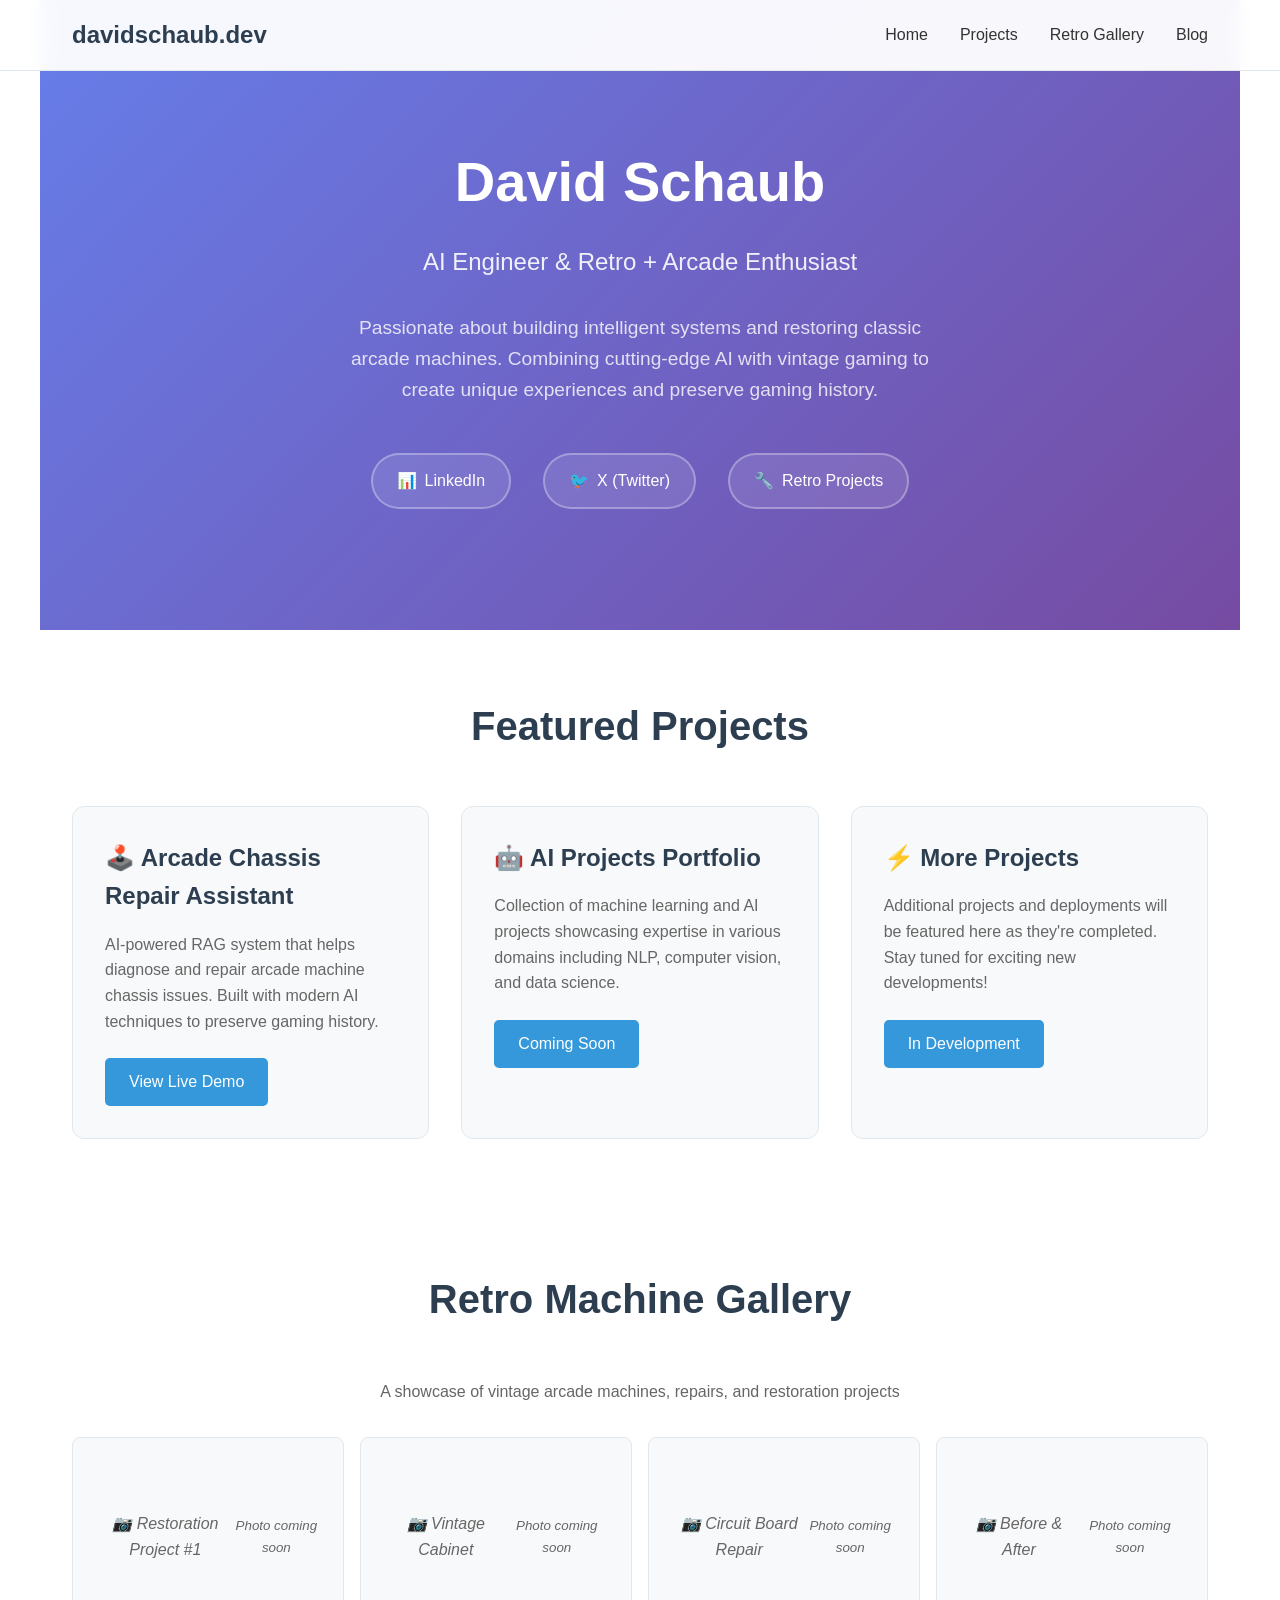
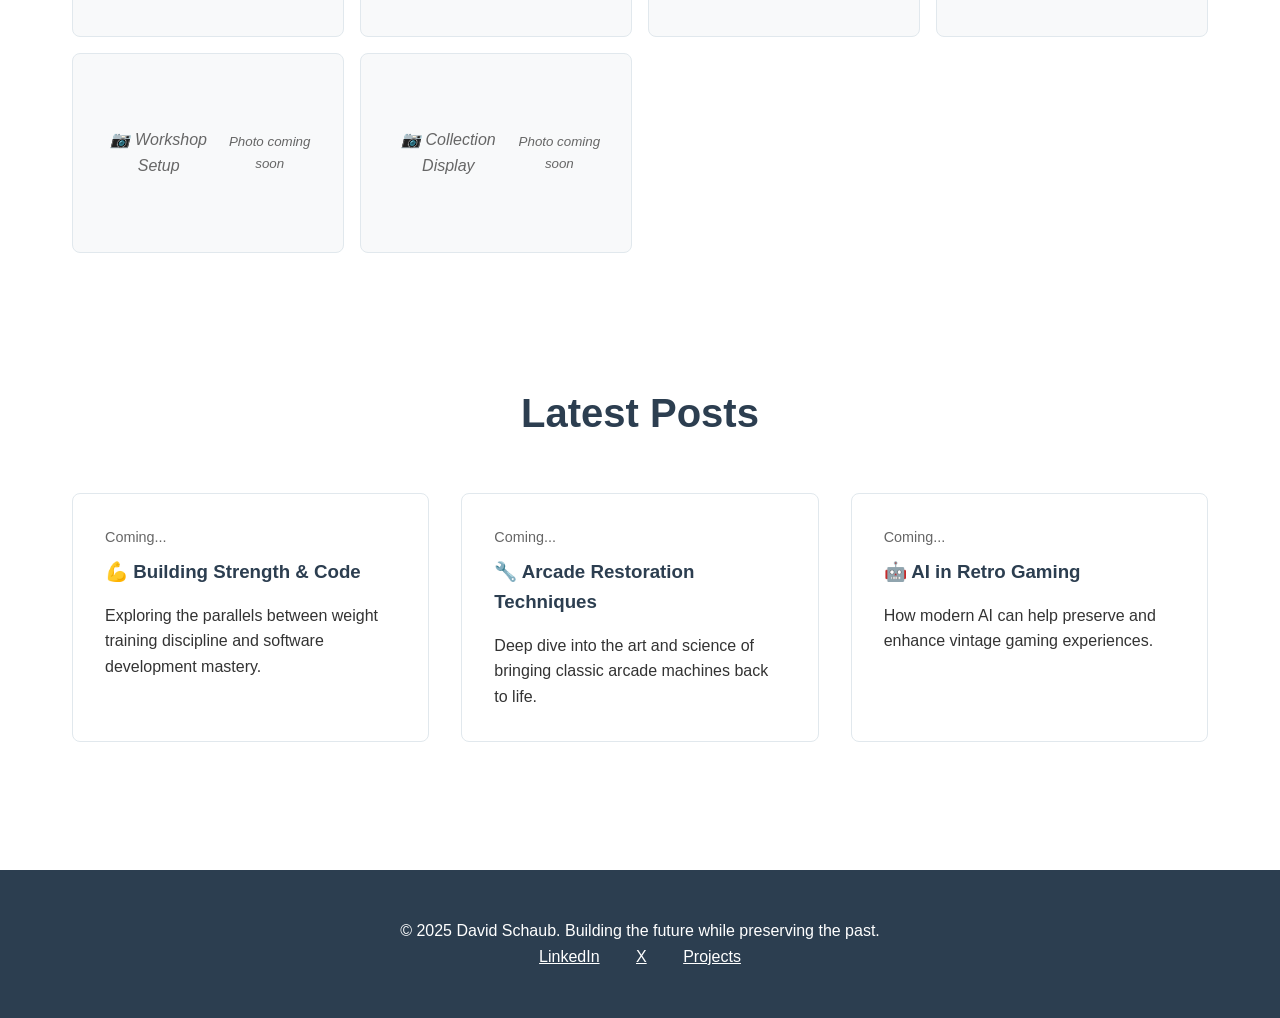
<file: index-old.html>
<!DOCTYPE html>
<html lang="en">
<head>
    <meta charset="UTF-8">
    <meta name="viewport" content="width=device-width, initial-scale=1.0">
    <title>David Schaub - AI Engineer & Retro + Arcade Enthusiast</title>
    <style>
        * {
            margin: 0;
            padding: 0;
            box-sizing: border-box;
        }

        body {
            font-family: -apple-system, BlinkMacSystemFont, "Segoe UI", Roboto, Helvetica, Arial, sans-serif;
            line-height: 1.6;
            color: #333;
            background: #ffffff;
        }

        /* Navigation */
        nav {
            position: fixed;
            top: 0;
            width: 100%;
            background: rgba(255, 255, 255, 0.95);
            backdrop-filter: blur(10px);
            z-index: 1000;
            padding: 1rem 0;
            border-bottom: 1px solid #e1e8ed;
        }

        .nav-container {
            max-width: 1200px;
            margin: 0 auto;
            padding: 0 2rem;
            display: flex;
            justify-content: space-between;
            align-items: center;
        }

        .logo {
            font-size: 1.5rem;
            font-weight: bold;
            color: #2c3e50;
        }

        .nav-links {
            display: flex;
            list-style: none;
            gap: 2rem;
        }

        .nav-links a {
            text-decoration: none;
            color: #333;
            transition: color 0.3s ease;
        }

        .nav-links a:hover {
            color: #3498db;
        }

        /* Hero Section */
        .hero {
            background: linear-gradient(135deg, #667eea 0%, #764ba2 100%);
            color: white;
            padding: 8rem 2rem 4rem;
            text-align: center;
            min-height: 70vh;
            display: flex;
            align-items: center;
            justify-content: center;
        }

        .hero-content {
            max-width: 800px;
        }

        .hero h1 {
            font-size: 3.5rem;
            margin-bottom: 1rem;
            font-weight: 700;
        }

        .hero .subtitle {
            font-size: 1.5rem;
            margin-bottom: 2rem;
            opacity: 0.9;
        }

        .hero .description {
            font-size: 1.2rem;
            margin-bottom: 3rem;
            opacity: 0.8;
            max-width: 600px;
            margin-left: auto;
            margin-right: auto;
        }

        /* Social Links */
        .social-links {
            display: flex;
            justify-content: center;
            gap: 2rem;
            margin-bottom: 3rem;
        }

        .social-link {
            display: inline-flex;
            align-items: center;
            gap: 0.5rem;
            padding: 0.8rem 1.5rem;
            background: rgba(255, 255, 255, 0.1);
            border: 2px solid rgba(255, 255, 255, 0.3);
            border-radius: 50px;
            text-decoration: none;
            color: white;
            transition: all 0.3s ease;
            font-weight: 500;
        }

        .social-link:hover {
            background: rgba(255, 255, 255, 0.2);
            border-color: rgba(255, 255, 255, 0.5);
            transform: translateY(-2px);
        }

        /* Section Styling */
        section {
            padding: 4rem 2rem;
            max-width: 1200px;
            margin: 0 auto;
        }

        .section-title {
            font-size: 2.5rem;
            text-align: center;
            margin-bottom: 3rem;
            color: #2c3e50;
        }

        /* Projects Section */
        .projects-grid {
            display: grid;
            grid-template-columns: repeat(auto-fit, minmax(300px, 1fr));
            gap: 2rem;
            margin-top: 2rem;
        }

        .project-card {
            background: #f8f9fa;
            border-radius: 12px;
            padding: 2rem;
            border: 1px solid #e1e8ed;
            transition: all 0.3s ease;
        }

        .project-card:hover {
            transform: translateY(-5px);
            box-shadow: 0 10px 25px rgba(0, 0, 0, 0.1);
        }

        .project-card h3 {
            color: #2c3e50;
            margin-bottom: 1rem;
            font-size: 1.5rem;
        }

        .project-card p {
            color: #666;
            margin-bottom: 1.5rem;
        }

        .project-link {
            display: inline-block;
            padding: 0.7rem 1.5rem;
            background: #3498db;
            color: white;
            text-decoration: none;
            border-radius: 5px;
            font-weight: 500;
            transition: background 0.3s ease;
        }

        .project-link:hover {
            background: #2980b9;
        }

        /* Gallery Section */
        .gallery-grid {
            display: grid;
            grid-template-columns: repeat(auto-fit, minmax(250px, 1fr));
            gap: 1rem;
            margin-top: 2rem;
        }

        .gallery-item {
            background: #f8f9fa;
            border-radius: 8px;
            padding: 1.5rem;
            text-align: center;
            border: 1px solid #e1e8ed;
            min-height: 200px;
            display: flex;
            align-items: center;
            justify-content: center;
            color: #666;
            font-style: italic;
        }

        /* Blog Section */
        .blog-grid {
            display: grid;
            grid-template-columns: repeat(auto-fit, minmax(300px, 1fr));
            gap: 2rem;
            margin-top: 2rem;
        }

        .blog-card {
            background: #ffffff;
            border: 1px solid #e1e8ed;
            border-radius: 8px;
            padding: 2rem;
            transition: all 0.3s ease;
        }

        .blog-card:hover {
            box-shadow: 0 5px 15px rgba(0, 0, 0, 0.1);
        }

        .blog-date {
            color: #666;
            font-size: 0.9rem;
            margin-bottom: 0.5rem;
        }

        .blog-card h3 {
            color: #2c3e50;
            margin-bottom: 1rem;
        }

        /* Footer */
        footer {
            background: #2c3e50;
            color: white;
            text-align: center;
            padding: 3rem 2rem;
            margin-top: 4rem;
        }

        /* Responsive Design */
        @media (max-width: 768px) {
            .nav-links {
                display: none;
            }
            
            .hero h1 {
                font-size: 2.5rem;
            }
            
            .hero .subtitle {
                font-size: 1.2rem;
            }
            
            .social-links {
                flex-direction: column;
                align-items: center;
            }
            
            .projects-grid,
            .gallery-grid,
            .blog-grid {
                grid-template-columns: 1fr;
            }
        }

        /* Smooth scrolling */
        html {
            scroll-behavior: smooth;
        }
    </style>
</head>
<body>
    <!-- Navigation -->
    <nav>
        <div class="nav-container">
            <div class="logo">davidschaub.dev</div>
            <ul class="nav-links">
                <li><a href="#home">Home</a></li>
                <li><a href="#projects">Projects</a></li>
                <li><a href="#gallery">Retro Gallery</a></li>
                <li><a href="#blog">Blog</a></li>
            </ul>
        </div>
    </nav>

    <!-- Hero Section -->
    <section id="home" class="hero">
        <div class="hero-content">
            <h1>David Schaub</h1>
            <p class="subtitle">AI Engineer & Retro + Arcade Enthusiast</p>
            <p class="description">
                Passionate about building intelligent systems and restoring classic arcade machines. 
                Combining cutting-edge AI with vintage gaming to create unique experiences and preserve gaming history.
            </p>
            
            <!-- Social Links -->
            <div class="social-links">
                <a href="https://www.linkedin.com/in/david-schaub-ai/" target="_blank" class="social-link">
                    <span>📊</span> LinkedIn
                </a>
                <a href="https://x.com/dsnein" target="_blank" class="social-link">
                    <span>🐦</span> X (Twitter)
                </a>
                <a href="https://trello.com/b/IvjY0CLz/arcaderetroprojects" target="_blank" class="social-link">
                    <span>🔧</span> Retro Projects
                </a>
            </div>
        </div>
    </section>

    <!-- Projects Section -->
    <section id="projects">
        <h2 class="section-title">Featured Projects</h2>
        <div class="projects-grid">
            <div class="project-card">
                <h3>🕹️ Arcade Chassis Repair Assistant</h3>
                <p>AI-powered RAG system that helps diagnose and repair arcade machine chassis issues. Built with modern AI techniques to preserve gaming history.</p>
                <a href="https://chassis-repair-app-r3rnc.ondigitalocean.app/" target="_blank" class="project-link">View Live Demo</a>
            </div>
            
            <div class="project-card">
                <h3>🤖 AI Projects Portfolio</h3>
                <p>Collection of machine learning and AI projects showcasing expertise in various domains including NLP, computer vision, and data science.</p>
                <a href="#" class="project-link">Coming Soon</a>
            </div>
            
            <div class="project-card">
                <h3>⚡ More Projects</h3>
                <p>Additional projects and deployments will be featured here as they're completed. Stay tuned for exciting new developments!</p>
                <a href="#" class="project-link">In Development</a>
            </div>
        </div>
    </section>

    <!-- Retro Gallery Section -->
    <section id="gallery">
        <h2 class="section-title">Retro Machine Gallery</h2>
        <p style="text-align: center; color: #666; margin-bottom: 2rem;">
            A showcase of vintage arcade machines, repairs, and restoration projects
        </p>
        <div class="gallery-grid">
            <div class="gallery-item">
                📷 Restoration Project #1
                <br><small>Photo coming soon</small>
            </div>
            <div class="gallery-item">
                📷 Vintage Cabinet
                <br><small>Photo coming soon</small>
            </div>
            <div class="gallery-item">
                📷 Circuit Board Repair
                <br><small>Photo coming soon</small>
            </div>
            <div class="gallery-item">
                📷 Before & After
                <br><small>Photo coming soon</small>
            </div>
            <div class="gallery-item">
                📷 Workshop Setup
                <br><small>Photo coming soon</small>
            </div>
            <div class="gallery-item">
                📷 Collection Display
                <br><small>Photo coming soon</small>
            </div>
        </div>
    </section>

    <!-- Blog Section -->
    <section id="blog">
        <h2 class="section-title">Latest Posts</h2>
        <div class="blog-grid">
            <div class="blog-card">
                <div class="blog-date">Coming...</div>
                <h3>💪 Building Strength & Code</h3>
                <p>Exploring the parallels between weight training discipline and software development mastery.</p>
            </div>
            
            <div class="blog-card">
                <div class="blog-date">Coming... </div>
                <h3>🔧 Arcade Restoration Techniques</h3>
                <p>Deep dive into the art and science of bringing classic arcade machines back to life.</p>
            </div>
            
            <div class="blog-card">
                <div class="blog-date">Coming... </div>
                <h3>🤖 AI in Retro Gaming</h3>
                <p>How modern AI can help preserve and enhance vintage gaming experiences.</p>
            </div>
        </div>
    </section>

    <!-- Footer -->
    <footer>
        <p>&copy; 2025 David Schaub. Building the future while preserving the past.</p>
        <p>
            <a href="https://www.linkedin.com/in/david-schaub-ai/" target="_blank" style="color: white; margin: 0 1rem;">LinkedIn</a>
            <a href="https://x.com/dsnein" target="_blank" style="color: white; margin: 0 1rem;">X</a>
            <a href="https://trello.com/b/IvjY0CLz/arcaderetroprojects" target="_blank" style="color: white; margin: 0 1rem;">Projects</a>
        </p>
    </footer>
</body>
</html>
</file>
